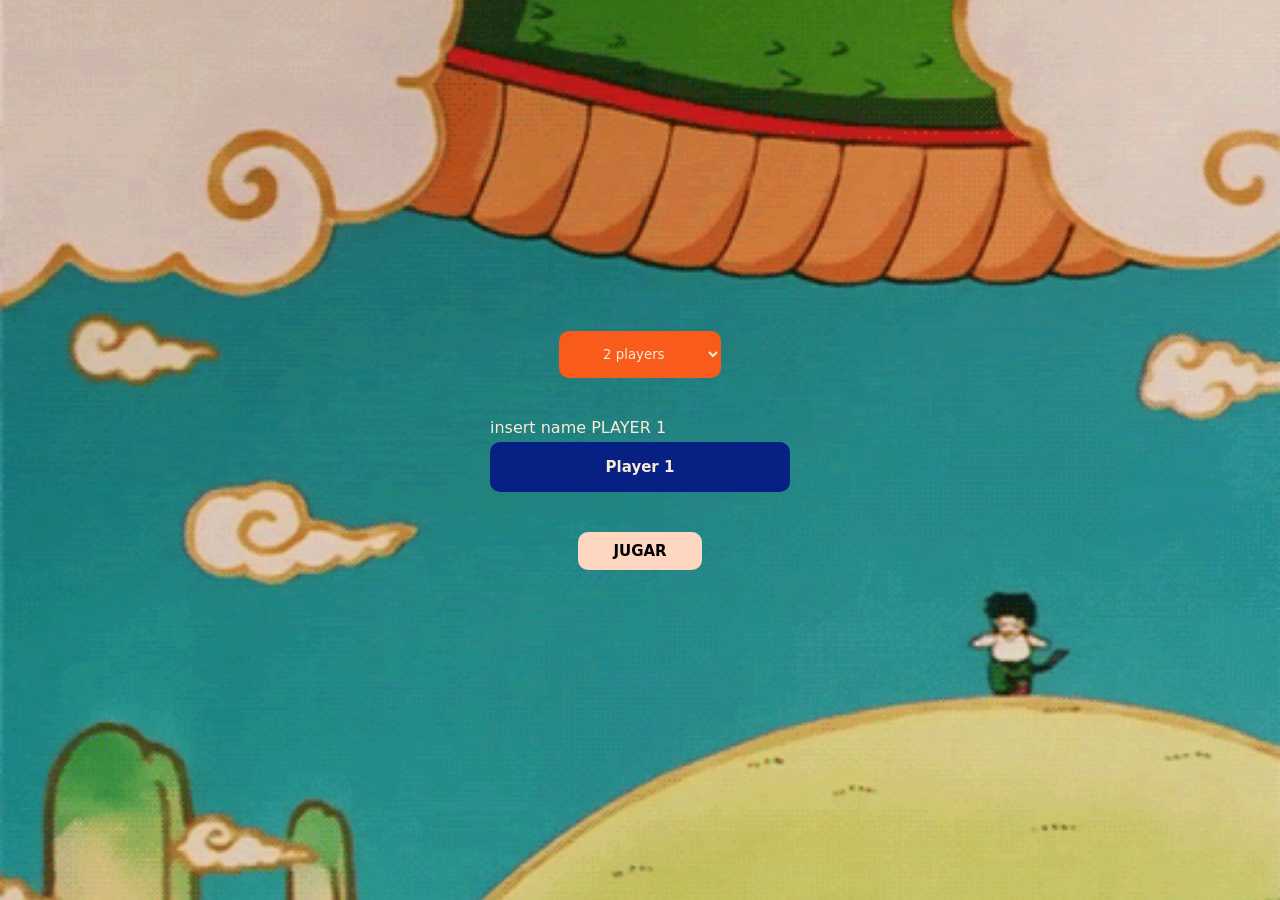
<file: index.html>
<!DOCTYPE html>
<html lang="en">
<head>
	<meta charset="UTF-8">
	<meta name="viewport" content="width=device-width, initial-scale=1.0">
	<link rel="stylesheet" href="styles/style.css">
	<link rel="stylesheet" href="styles/all.css">
	<title>Document</title>
</head>
<body>
	<main>
		<section>
			<div>
				<select name="" id="">
					<option value="">2 players</option>
					<option value="">3 players</option>
					<option value="">4 players</option>
				</select>
			</div>
			<form action="">
				<label for="name_players">insert name PLAYER 1</label>
				<input type="text" name="" id="name_players" placeholder="Player 1">
			</form>
			<div>
				<a href="templates/game.html">
					<button>JUGAR</button>
				</a>
			</div>
		</section>
	</main>
</body>
</html>
</file>
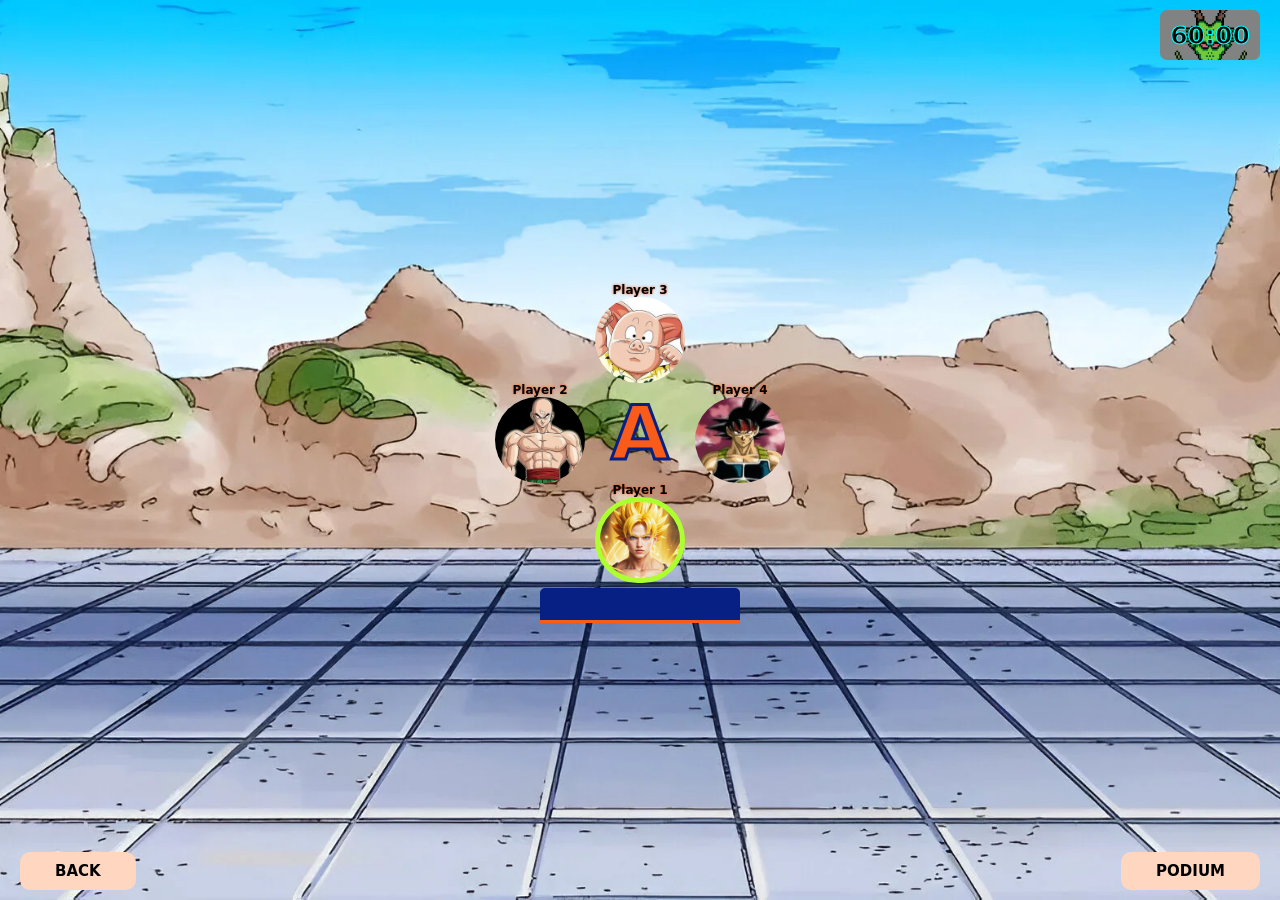
<file: templates/game.html>
<!DOCTYPE html>
<html lang="en">
<head>
    <meta charset="UTF-8">
    <meta name="viewport" content="width=device-width, initial-scale=1.0">
    <link rel="stylesheet" href="../styles/game.css">
    <link rel="stylesheet" href="../styles/all.css">
    <title>Document</title>
</head>
<body>
    <main>
        <div id="time">
            <p>60:00</p>
        </div>
        <section>
            <div id="player1" class="player">
                <h3>Player 1</h3>
                <div class="players" id="character1"></div>
            </div>
            <div id="player2" class="player">
                <h3>Player 2</h3>
                <div class="players" id="character2"></div>
            </div>
            <div id="player3" class="player">
                <h3>Player 3</h3>
                <div class="players" id="character3"></div>
            </div>
            <div id="player4" class="player">
                <h3>Player 4</h3>
                <div class="players" id="character4"></div>
            </div>
            <div id="letter">
                <h1>A</h1>
            </div>
        </section>
        <form action="">
            <input type="text" name="" id="insert_word">
        </form>
        <a href="../index.html">
            <button id="btn_1">BACK</button>
        </a>
        <a href="podium.html">
            <button id="btn_2">PODIUM</button>
        </a>
    </main>
</body>
</html>
</file>
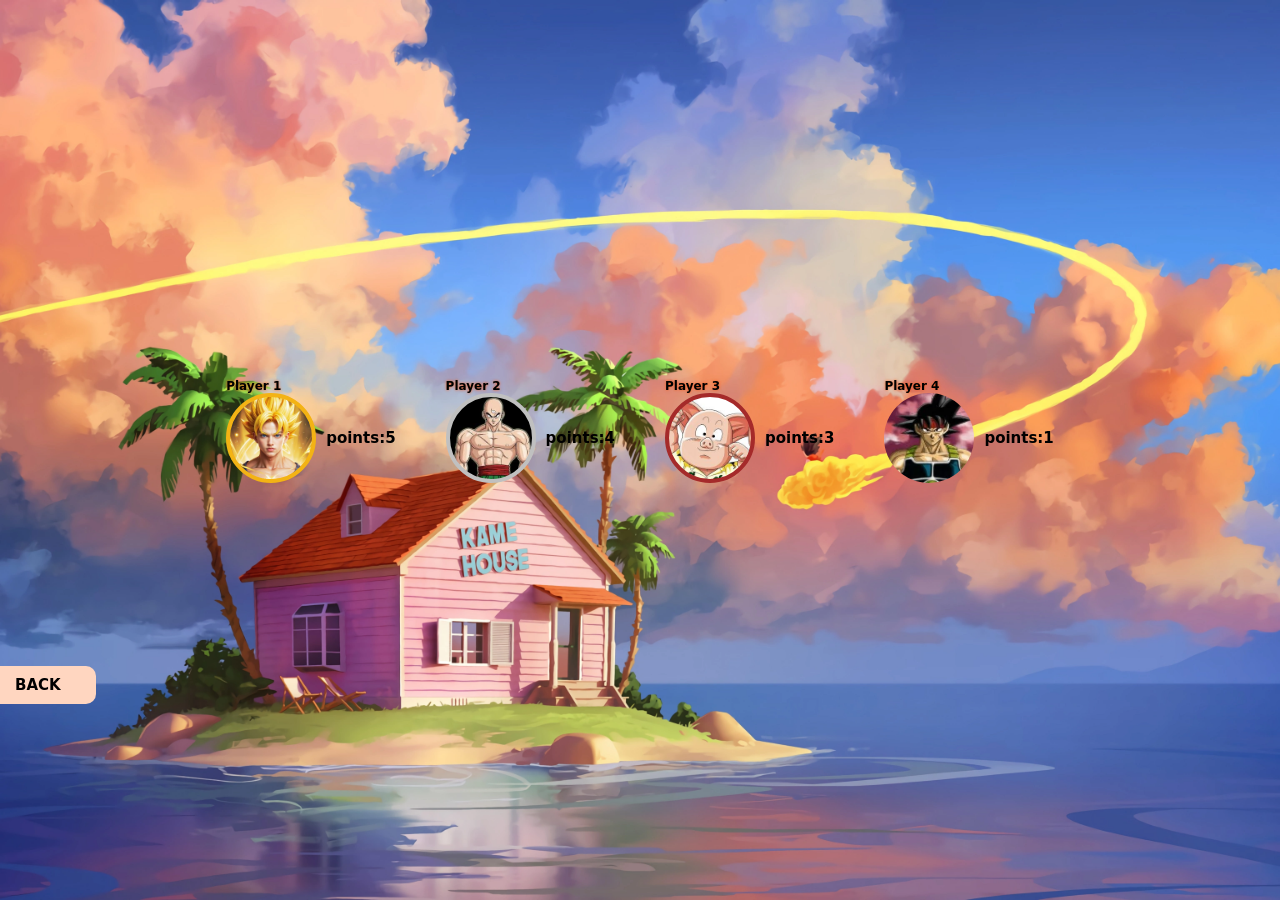
<file: templates/podium.html>
<!DOCTYPE html>
<html lang="en">
<head>
    <meta charset="UTF-8">
    <meta name="viewport" content="width=device-width, initial-scale=1.0">
    <link rel="stylesheet" href="../styles/podium.css">
    <link rel="stylesheet" href="../styles/all.css">
    <title>Document</title>
</head>
<body>
    <main>
        <section id="total">
            <div id="player1" class="player_wrap">
                <section class="player">
                    <h3>Player 1</h3>
                    <div class="points">
                        <div class="players" id="character1"></div>
                        <p>points:5</p>
                    </div>
                </section>
            </div>
            <div id="player2" class="player_wrap">
                <section class="player">
                    <h3>Player 2</h3>
                    <div class="points">
                        <div class="players" id="character2"></div>
                        <p>points:4</p>
                    </div>
                </section>
            </div>
            <div id="player3" class="player_wrap">
                <section class="player">
                    <h3>Player 3</h3>
                    <div class="points">
                        <div class="players" id="character3"></div>
                        <p>points:3</p>
                    </div>
                </section>
            </div>
            <div id="player4" class="player_wrap">
                <section class="player">
                    <h3>Player 4</h3>
                    <div class="points">
                        <div class="players" id="character4"></div>
                        <p>points:1</p>
                    </div>
                </section>
            </div>
        </section>
        <div>
            <a href="game.html">
                <button>BACK</button>
            </a>
        </div>
    </main>
</body>
</html>
</file>
<file: styles/style.css>
:root{
    --Background_pricipal:#101720;
    --background_objects_1:#072084;
    --background_objects_2:#f95b1a;
    --background_objects_3:#ffd6c0;
    --color_fonts:#faebd7;
}
main{
    height: 100vh;
    width: 100vw;
    display: flex;
    flex-direction: column;
    align-items: center;
    justify-content: center;
}
section{
    display: flex;
    flex-direction: column;
    align-items: center;
    gap: 40px;
    background: url('../assets/gif/shenk.gif') no-repeat center center;
    background-size: cover;
    height: 100%;
    width: 100%;
    justify-content: center;
}
select{
    padding: 15px 40px;
    border-radius: 10px;
    background-color: var(--background_objects_2);
    border: none;
    outline: none;
    color: var(--color_fonts);
}
select option:nth-child(2){
    background-color: #014545;
}
form{
    display: flex;
    flex-direction: column;
    gap: 5px;
}
label{
    color: var(--color_fonts);
}
input{
    width: 300px;
    height: 50px;
    text-align: center;
    border-radius: 10px;
    border: black solid 2px;
    background-color: var(--background_objects_1);
    color: var(--Background_pricipal);
    font-weight: bold;
    font-size: 15px;
    outline: none;
    border: none;
}
input::placeholder{
    color: var(--color_fonts);
}
button{
    padding: 10px 35px;
    border-radius: 10px;
    background-color: var(--background_objects_3);
    color: black;
    font-size: 15px;
    font-weight: 600;
    border: none;
}
img{
    position: fixed;
    bottom: 10px;
    right: 10px;
    width: 80px;
}
@media screen and (max-width:615px) {
    section{
        background-position: 75%  ;
    }
}
</file>
<file: styles/all.css>
*{
    margin: 0;
    padding: 0;
    box-sizing: border-box;
    font-family: system-ui, -apple-system, BlinkMacSystemFont, 'Segoe UI', Roboto, Oxygen, Ubuntu, Cantarell, 'Open Sans', 'Helvetica Neue', sans-serif;
}
:root{
    --Background_pricipal:#101720;
    --background_objects_1:#072084;
    --background_objects_2:#f95b1a;
    --background_objects_3:#ffd6c0;
    --color_fonts:#faebd7;
}
::selection{
    background-color: var(--background_objects_2) ;
    color: #072084;
}
select:hover, button:hover{
    cursor: pointer;
}
.players{
    width: 90px;
    height: 90px;
    border-radius: 1000px;
}
h3{
    font-size: 12px;
    color: black;
    text-shadow: #f95b1a 0px 0px 3px;
}
/* Players */
#character1{
    background: url('../assets/images/characters/20.webp') no-repeat center center;
    background-size: cover;
}
#character2{
    background: url('../assets/images/characters/2.webp') no-repeat center center;
    background-size: cover;
}
#character3{
    background: url('../assets/images/characters/5.webp') no-repeat center center;
    background-size: cover;
}
#character4{
    background: url('../assets/images/characters/15.webp') no-repeat center center;
    background-size: cover;
}
</file>
<file: styles/game.css>
:root{
	--Background_pricipal:#101720;
	--background_objects_1:#072084;
	--background_objects_2:#f95b1a;
	--background_objects_3:#ffd6c0;
	--color_fonts:#faebd7;
}

main{
	width: 100vw;
	height: 100vh;
	display: flex;
	flex-direction: column;
	justify-content: center;
	align-items: center;
	background: url('../assets/images/cell_arena_bg.webp') no-repeat center center;
	background-size: cover;
	gap: 10px;
}
/* Section contains the all players */
section{
	display: grid;
	grid-template-columns: repeat(3,100px) auto auto;
	grid-template-rows: repeat(3,100px);
	align-items: center;
	justify-items: center;
	width: fit-content;
	position: relative;
	top: 15px;
}
#time{
	width: 100px;
	height: 50px;
	background-color: #818382;
	background: url('../assets/gif/1886171_manuelmacosay11_shenron.gif') no-repeat center center;
	background-size: cover;
	position: absolute;
	top: 10px;
	right: 20px;
	border-radius: 7px;
	display: flex;
	align-items: center;
	justify-content: center;
	font-size: 25px;
}
p{
	font-weight:900;
	color: black;
	-webkit-text-stroke-width: 1.2px;
	-webkit-text-stroke-color: aqua;

}
/* Position of each player in the grid */
.player{
	width: 100px;
	height: 100px;
	display: flex;
	flex-direction: column;
	justify-content: center;
	align-items: center;
}
#player1{
	grid-row: 3/4;
	grid-column: 2/3;
}
#player2{
	grid-row: 2/3;
	grid-column: 1/2;
}
#player3{
	grid-row: 1/2;
	grid-column: 2/3;
}
#player4{
	grid-row: 2/3;
	grid-column: 3/4;
}
/* letter */
#character1{
    border: 5px solid greenyellow;
}
#letter{
	width: 100px;
	height: 100px;
	grid-row: 2/3;
	grid-column: 2/3;
	display: flex;
	justify-content: center;
	align-items: center;
	font-size: 50px;
}
h1{
	color: var(--background_objects_2);
	-webkit-text-stroke-width: 3px;
	-webkit-text-stroke-color: var(--background_objects_1);
}
/* Word */
#insert_word{
	width: 200px;
	height: 35px;
	border-top: none;
	border-left: none;
	border-right:none;
	background-color: #072084;
	border-radius:5px 5px 0 0;
	border-bottom: solid 3px #f95b1a;
	color: var(--color_fonts);
	font-weight: 600;
	text-align: center;
	position: relative;
	top: 10px;
}
button{
	padding: 10px 35px;
	border-radius: 10px;
	background-color: var(--background_objects_3);
	color: black;
	font-size: 15px;
	font-weight: 600;
	border: none;
	display: flex;
	align-self: end;
	justify-self: end;
	position: absolute;
}
#btn_1{
    bottom: 10px;
    left: 20px;
}
#btn_2{
	bottom: 10px;
	right: 20px;
}
@media screen and (max-width:750px) {
	main{
		gap: 10px;
	}
	section{
		gap: 0px;
	}
}
</file>
<file: styles/podium.css>
*{
    margin: 0;
    padding: 0;
    box-sizing: border-box;
}
main{
    width: 100vw;
    height: 100vh;
    display: flex;
    flex-direction: column;
    justify-content: center;
    background: url('../assets/images/casa_kame_bg.webp') no-repeat center center;
    background-size: cover;
}
a{
    text-decoration: none;
}
#total{
    display: flex ;
    flex-wrap: wrap;
    align-items: center;
    justify-content: center;
    gap: 50px;
    width: 100%;
    height: 50%;
}
.player{
    width: fit-content;
    flex-direction: column;
    align-items: center;
}
p{
    font-size: 15px;
    font-weight: 900;
}
#character1{
    border: 4px solid rgb(243, 179, 20); 
}
#character2{
    border: 4px solid silver;
}
#character3{
    border: 4px solid brown;
}
.points{
    display: flex;
    align-items: center;
    gap: 10px;
}
button{
    padding: 10px 35px;
    border-radius: 10px;
    background-color: var(--background_objects_3);
    color: black;
    font-size: 15px;
    font-weight: 600;
    border: none;
    display: flex;
    align-self: end;
    justify-self: end;
    position: relative;
    top: 10px;
    right: 20px;
}
</file>
